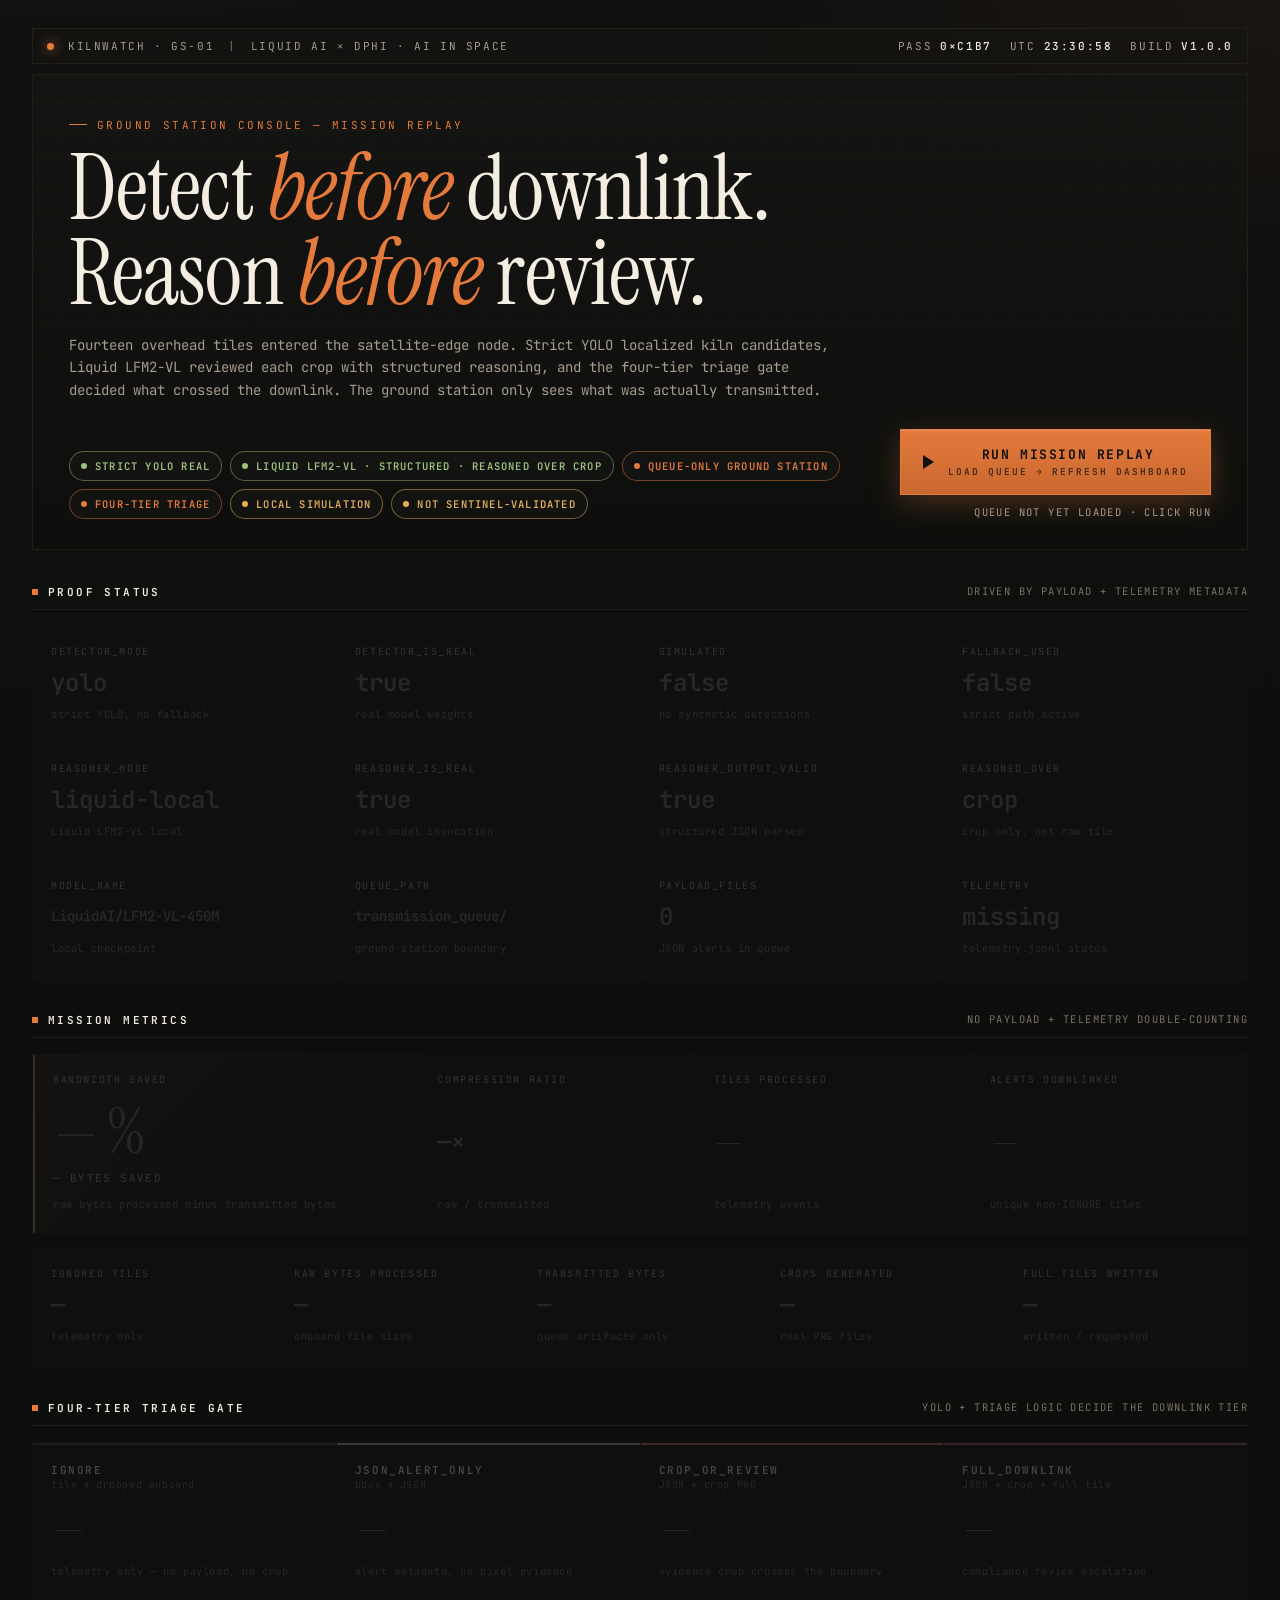
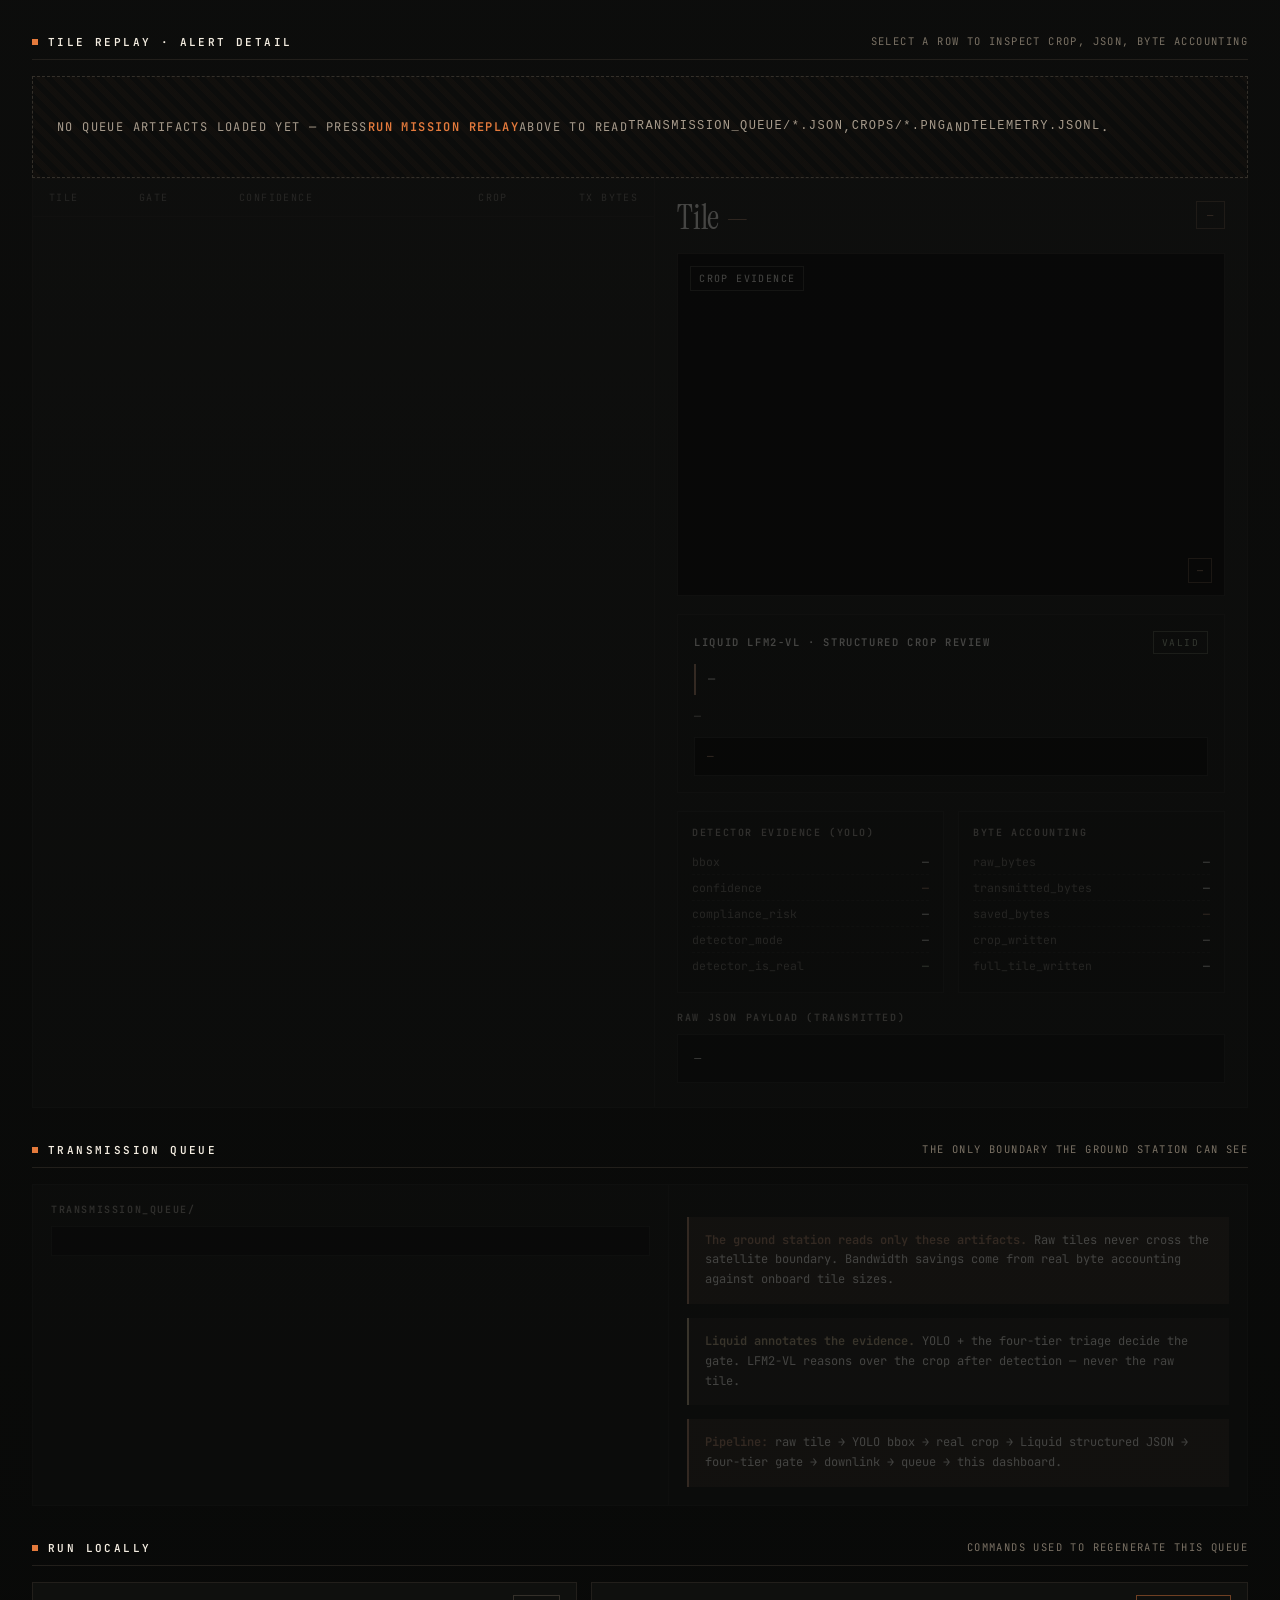
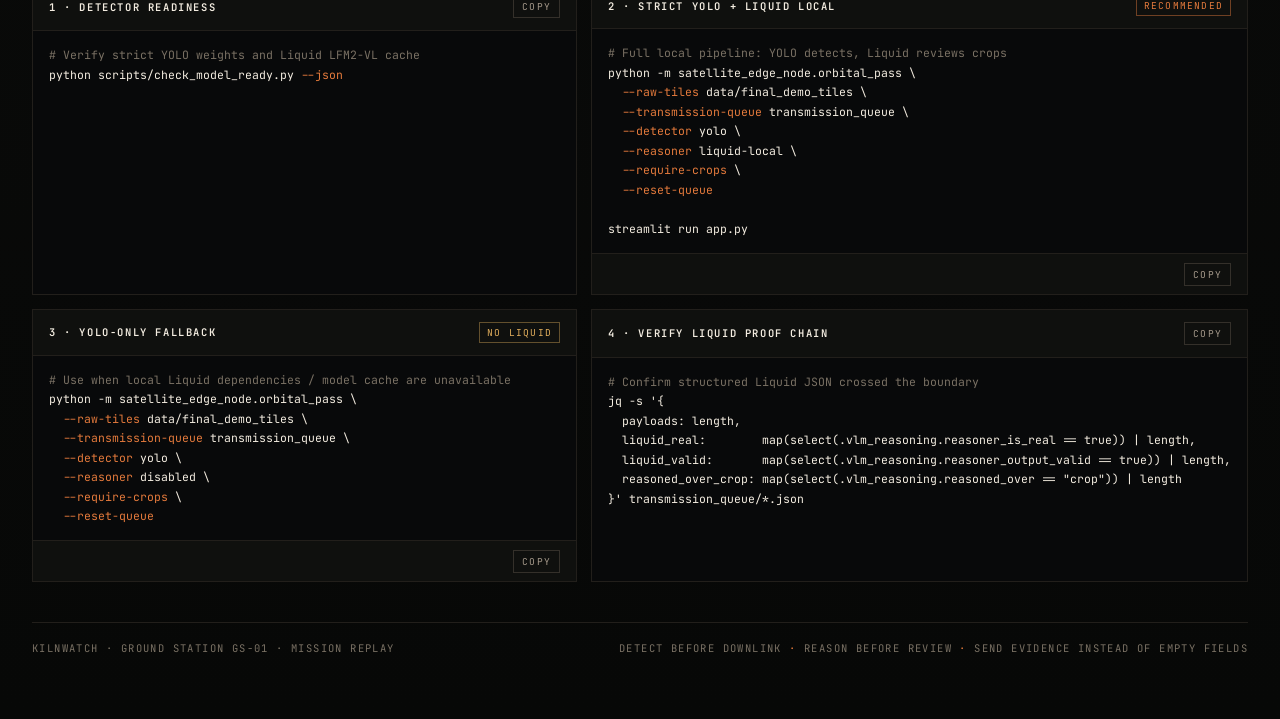
<file: readmeimages/demo brick klm/Mission Replay.html>
<!doctype html>
<html lang="en">
<head>
<meta charset="utf-8" />
<meta name="viewport" content="width=device-width,initial-scale=1" />
<title>KilnWatch — Mission Replay · GS-01</title>
<link rel="preconnect" href="https://fonts.googleapis.com">
<link rel="preconnect" href="https://fonts.gstatic.com" crossorigin>
<link href="https://fonts.googleapis.com/css2?family=Instrument+Serif:ital@0;1&family=JetBrains+Mono:wght@400;500;600;700&display=swap" rel="stylesheet">
<style>
  :root{
    --bg:#0c0d0c;
    --bg-2:#0a0b0a;
    --panel:#141513;
    --panel-2:#1b1c19;
    --panel-3:#0f100e;
    --text:#f4ede1;
    --muted:#a79b8c;
    --dim:#7a7164;
    --border:#34302a;
    --border-soft:#221f1b;
    --border-strong:#4a4238;
    --accent:#e47a3c;
    --accent-soft:rgba(228,122,60,.16);
    --accent-line:rgba(228,122,60,.45);
    --good:#9ec27f;
    --warn:#e2ae5c;
    --bad:#d26455;
    --mono:"JetBrains Mono", ui-monospace, SFMono-Regular, Menlo, Consolas, monospace;
    --serif:"Instrument Serif", "Iowan Old Style", Georgia, "Times New Roman", serif;
  }
  *{box-sizing:border-box}
  html,body{margin:0;padding:0}
  body{
    font-family:var(--mono);
    background:
      radial-gradient(1200px 600px at 8% -8%, rgba(228,122,60,.10), transparent 60%),
      radial-gradient(900px 500px at 100% 0%, rgba(228,122,60,.05), transparent 60%),
      linear-gradient(180deg,#10100f 0%, #070807 100%);
    color:var(--text);
    -webkit-font-smoothing:antialiased;
    text-rendering:optimizeLegibility;
    min-height:100vh;
  }
  ::selection{background:var(--accent);color:#0c0d0c}

  .shell{max-width:1400px;margin:0 auto;padding:28px 32px 64px}

  /* Top utility bar */
  .topbar{
    display:flex;align-items:center;justify-content:space-between;gap:16px;
    padding:10px 14px;border:1px solid var(--border-soft);
    background:rgba(20,20,18,.6);
    font-family:var(--mono);font-size:11px;letter-spacing:1.6px;text-transform:uppercase;
    color:var(--muted);
  }
  .topbar .left{display:flex;align-items:center;gap:14px}
  .topbar .dot{width:7px;height:7px;border-radius:99px;background:var(--accent);box-shadow:0 0 12px var(--accent)}
  .topbar .right{display:flex;align-items:center;gap:18px}
  .topbar .right span{display:inline-flex;align-items:center;gap:8px}
  .topbar .right b{color:var(--text);font-weight:500}

  /* Header */
  .hero{
    margin-top:10px;
    border:1px solid var(--border-soft);
    background:linear-gradient(180deg, rgba(20,20,18,.92), rgba(14,15,13,.92));
    padding:34px 36px 30px;
    position:relative;overflow:hidden;
  }
  .hero::before{
    content:"";position:absolute;inset:0;pointer-events:none;
    background:
      linear-gradient(transparent 95%, rgba(228,122,60,.07) 96%) 0 0/100% 28px,
      linear-gradient(90deg, transparent 95%, rgba(228,122,60,.04) 96%) 0 0/28px 100%;
    mask-image:linear-gradient(180deg, rgba(0,0,0,.7), transparent 70%);
  }
  .kicker{
    color:var(--accent);font-family:var(--mono);font-size:11px;
    letter-spacing:2.4px;text-transform:uppercase;margin-bottom:14px;
    display:inline-flex;align-items:center;gap:10px;
  }
  .kicker::before{content:"";width:18px;height:1px;background:var(--accent)}
  h1.title{
    margin:0;font-family:var(--serif);font-weight:400;
    font-size:clamp(48px,7vw,96px);line-height:.95;letter-spacing:-.01em;
    color:var(--text);
  }
  h1.title .accent{color:var(--accent);font-style:italic}
  .subtitle{
    max-width:760px;color:var(--muted);font-family:var(--mono);
    font-size:14px;line-height:1.6;margin:18px 0 0;
  }
  .hero-row{
    margin-top:28px;display:grid;grid-template-columns:1fr auto;gap:26px;align-items:end;
  }

  /* Status chips */
  .chip-row{display:flex;flex-wrap:wrap;gap:8px}
  .chip{
    display:inline-flex;align-items:center;gap:8px;
    padding:7px 11px;border:1px solid var(--border);
    background:rgba(255,255,255,.02);color:var(--text);
    font-family:var(--mono);font-size:10.5px;font-weight:600;
    letter-spacing:1.2px;text-transform:uppercase;border-radius:999px;
  }
  .chip::before{content:"";width:6px;height:6px;border-radius:99px;background:currentColor}
  .chip.good{color:var(--good);border-color:rgba(158,194,127,.45)}
  .chip.warn{color:var(--warn);border-color:rgba(226,174,92,.5)}
  .chip.bad{color:var(--bad);border-color:rgba(210,100,85,.5)}
  .chip.accent{color:var(--accent);border-color:var(--accent-line)}

  /* Big run button */
  .run{
    display:inline-flex;align-items:center;gap:14px;
    padding:16px 22px;border:1px solid var(--accent);
    background:linear-gradient(180deg, var(--accent) 0%, #c9682f 100%);
    color:#10100f;font-family:var(--mono);font-weight:700;
    font-size:13px;letter-spacing:1.6px;text-transform:uppercase;
    cursor:pointer;border-radius:0;position:relative;
    box-shadow:0 8px 30px rgba(228,122,60,.28), inset 0 1px 0 rgba(255,255,255,.18);
    transition:transform .15s ease, box-shadow .15s ease, filter .15s ease;
  }
  .run:hover{transform:translateY(-1px);box-shadow:0 12px 40px rgba(228,122,60,.4), inset 0 1px 0 rgba(255,255,255,.22)}
  .run:active{transform:translateY(0)}
  .run:disabled{filter:saturate(.4) brightness(.7);cursor:wait}
  .run .tri{
    width:0;height:0;border-style:solid;border-width:7px 0 7px 11px;
    border-color:transparent transparent transparent #10100f;
  }
  .run .sub{display:block;font-size:9.5px;letter-spacing:2px;opacity:.7;margin-top:2px}
  .run-meta{font-family:var(--mono);font-size:10.5px;letter-spacing:1.4px;text-transform:uppercase;color:var(--muted);margin-top:10px;text-align:right}
  .run-wrap{display:flex;flex-direction:column;align-items:flex-end;gap:0}

  /* Section heading */
  .section{margin-top:34px}
  .sec-head{
    display:flex;align-items:baseline;justify-content:space-between;gap:18px;
    border-bottom:1px solid var(--border-soft);padding-bottom:10px;margin-bottom:16px;
  }
  .sec-head h2{
    margin:0;font-family:var(--mono);font-size:11px;
    letter-spacing:2.4px;text-transform:uppercase;color:var(--text);font-weight:600;
    display:flex;align-items:center;gap:10px;
  }
  .sec-head h2::before{
    content:"";width:6px;height:6px;background:var(--accent);
    display:inline-block;
  }
  .sec-head .meta{color:var(--dim);font-family:var(--mono);font-size:10.5px;letter-spacing:1.4px;text-transform:uppercase}

  /* Card grids */
  .grid{display:grid;gap:1px;background:var(--border-soft);border:1px solid var(--border-soft)}
  .grid.cols-5{grid-template-columns:repeat(5,minmax(0,1fr))}
  .grid.cols-4{grid-template-columns:repeat(4,minmax(0,1fr))}
  .grid.cols-3{grid-template-columns:repeat(3,minmax(0,1fr))}
  .grid.cols-2{grid-template-columns:repeat(2,minmax(0,1fr))}
  .card{
    background:var(--panel);padding:18px 18px 20px;min-height:108px;
    display:flex;flex-direction:column;justify-content:space-between;gap:12px;
  }
  .card .label{
    font-family:var(--mono);font-size:10px;letter-spacing:1.6px;text-transform:uppercase;
    color:var(--muted);
  }
  .card .value{
    font-family:var(--mono);font-size:24px;font-weight:600;color:var(--text);
    line-height:1.05;overflow-wrap:anywhere;
  }
  .card .value.accent{color:var(--accent)}
  .card .value.good{color:var(--good)}
  .card .value.warn{color:var(--warn)}
  .card .value.bad{color:var(--bad)}
  .card .value.serif{font-family:var(--serif);font-weight:400;font-size:42px;letter-spacing:-.01em}
  .card .note{font-family:var(--mono);font-size:10.5px;color:var(--dim);letter-spacing:.6px;line-height:1.5}

  /* Hero metrics row */
  .metrics-hero{
    display:grid;grid-template-columns:1.4fr 1fr 1fr 1fr;gap:1px;
    background:var(--border-soft);border:1px solid var(--border-soft);
  }
  .metrics-hero .card{min-height:148px}
  .metrics-hero .card.feature{
    background:linear-gradient(135deg, rgba(228,122,60,.12), rgba(228,122,60,.02) 60%), var(--panel);
    border-left:2px solid var(--accent);
  }
  .metrics-hero .card.feature .value{color:var(--accent);font-family:var(--serif);font-size:64px;font-weight:400;letter-spacing:-.02em}
  .metrics-hero .card.feature .sub{
    font-family:var(--mono);font-size:11px;color:var(--muted);
    letter-spacing:1.4px;text-transform:uppercase;margin-top:6px;
  }

  /* Gate cards */
  .gate-card{position:relative;border-top:2px solid transparent}
  .gate-card.ignore{border-top-color:#5a5147}
  .gate-card.json{border-top-color:#9ec27f}
  .gate-card.crop{border-top-color:var(--accent)}
  .gate-card.full{border-top-color:#d26455}
  .gate-card .count{font-family:var(--serif);font-size:48px;line-height:1;font-weight:400;color:var(--text)}
  .gate-card.ignore .count{color:#8a7f70}
  .gate-card.json .count{color:var(--good)}
  .gate-card.crop .count{color:var(--accent)}
  .gate-card.full .count{color:var(--bad)}
  .gate-card .gate-name{font-family:var(--mono);font-size:11px;letter-spacing:1.6px;text-transform:uppercase;color:var(--text);font-weight:600}
  .gate-card .gate-flow{
    font-family:var(--mono);font-size:10px;color:var(--dim);
    letter-spacing:.6px;line-height:1.5;display:flex;align-items:center;gap:6px;flex-wrap:wrap;
  }
  .gate-card .arrow{color:var(--accent)}

  /* Replay split */
  .replay-split{
    display:grid;grid-template-columns:1.05fr 1fr;gap:1px;
    background:var(--border-soft);border:1px solid var(--border-soft);
  }
  .replay-split > *{background:var(--panel)}

  /* Tile table */
  .tile-table{padding:0;display:flex;flex-direction:column;min-height:560px}
  .tile-table-head{
    display:grid;grid-template-columns:90px 100px 1fr 80px 80px;
    padding:12px 16px;border-bottom:1px solid var(--border-soft);
    font-family:var(--mono);font-size:10px;letter-spacing:1.4px;
    text-transform:uppercase;color:var(--dim);
  }
  .tile-table-body{flex:1;overflow:auto;max-height:560px}
  .tile-row{
    display:grid;grid-template-columns:90px 100px 1fr 80px 80px;
    padding:14px 16px;border-bottom:1px solid var(--border-soft);
    cursor:pointer;align-items:center;
    font-family:var(--mono);font-size:12px;color:var(--text);
    transition:background .12s ease, border-color .12s ease;
  }
  .tile-row:hover{background:rgba(228,122,60,.04)}
  .tile-row.selected{
    background:linear-gradient(90deg, rgba(228,122,60,.16), rgba(228,122,60,.02));
    border-left:2px solid var(--accent);padding-left:14px;
  }
  .tile-row .tid{font-weight:600;color:var(--text)}
  .tile-row .gate{
    font-size:10px;letter-spacing:1.2px;text-transform:uppercase;font-weight:600;
    padding:3px 7px;border:1px solid var(--border);display:inline-block;width:fit-content;
  }
  .tile-row .gate.ignore{color:var(--dim);border-color:var(--border)}
  .tile-row .gate.json{color:var(--good);border-color:rgba(158,194,127,.4)}
  .tile-row .gate.crop{color:var(--accent);border-color:var(--accent-line)}
  .tile-row .gate.full{color:var(--bad);border-color:rgba(210,100,85,.45)}
  .tile-row .conf{color:var(--text);font-variant-numeric:tabular-nums}
  .tile-row .conf.low{color:var(--dim)}
  .tile-row .bytes{color:var(--muted);text-align:right;font-variant-numeric:tabular-nums}
  .conf-bar{
    height:3px;background:rgba(255,255,255,.06);margin-top:5px;position:relative;
  }
  .conf-bar > i{position:absolute;left:0;top:0;bottom:0;background:var(--accent);display:block}

  /* Alert detail panel */
  .detail{padding:22px 22px 24px;display:flex;flex-direction:column;gap:18px;min-height:560px}
  .detail-head{display:flex;align-items:flex-start;justify-content:space-between;gap:14px;flex-wrap:wrap}
  .detail-head .id{
    font-family:var(--serif);font-size:34px;line-height:1;color:var(--text);font-weight:400;letter-spacing:-.01em;
  }
  .detail-head .id .accent{color:var(--accent);font-style:italic}
  .detail-head .gate-tag{
    font-family:var(--mono);font-size:10.5px;letter-spacing:1.4px;text-transform:uppercase;
    padding:6px 10px;border:1px solid var(--accent-line);color:var(--accent);
  }
  .crop-evidence{
    border:1px solid var(--border-soft);background:#000;
    aspect-ratio:16/10;position:relative;overflow:hidden;
  }
  .crop-evidence .label-tag{
    position:absolute;top:12px;left:12px;z-index:2;
    font-family:var(--mono);font-size:10px;letter-spacing:1.4px;text-transform:uppercase;
    background:rgba(0,0,0,.7);padding:5px 8px;color:var(--text);
    border:1px solid var(--border);
  }
  .crop-evidence .scale{
    position:absolute;bottom:12px;right:12px;z-index:2;
    font-family:var(--mono);font-size:10px;color:var(--accent);
    background:rgba(0,0,0,.7);padding:5px 8px;border:1px solid var(--accent-line);
  }
  .crop-evidence svg{width:100%;height:100%;display:block}

  .detail-grid{display:grid;grid-template-columns:1fr 1fr;gap:14px}
  .kv{
    border:1px solid var(--border-soft);background:var(--panel-3);padding:14px;
  }
  .kv h4{
    margin:0 0 10px;font-family:var(--mono);font-size:10px;letter-spacing:1.6px;
    text-transform:uppercase;color:var(--muted);font-weight:600;
  }
  .kv .row{
    display:flex;justify-content:space-between;gap:10px;padding:5px 0;
    font-family:var(--mono);font-size:11.5px;border-bottom:1px dashed var(--border-soft);
  }
  .kv .row:last-child{border-bottom:0}
  .kv .row .k{color:var(--dim)}
  .kv .row .v{color:var(--text);text-align:right;overflow-wrap:anywhere}
  .kv .row .v.accent{color:var(--accent)}
  .kv .row .v.good{color:var(--good)}
  .kv .row .v.warn{color:var(--warn)}

  .liquid-card{
    border:1px solid var(--border-soft);background:var(--panel-3);padding:16px;
  }
  .liquid-card .head{
    display:flex;align-items:center;justify-content:space-between;margin-bottom:10px;
  }
  .liquid-card h4{
    margin:0;font-family:var(--mono);font-size:10.5px;letter-spacing:1.6px;
    text-transform:uppercase;color:var(--text);font-weight:600;
  }
  .liquid-card .verdict{
    font-family:var(--mono);font-size:9.5px;letter-spacing:1.4px;text-transform:uppercase;
    padding:4px 8px;border:1px solid rgba(158,194,127,.4);color:var(--good);
  }
  .liquid-card .verdict.warn{color:var(--warn);border-color:rgba(226,174,92,.4)}
  .liquid-card .verdict.bad{color:var(--bad);border-color:rgba(210,100,85,.4)}
  .liquid-card .summary{
    font-family:var(--mono);font-size:12px;line-height:1.6;color:var(--text);
    border-left:2px solid var(--accent);padding:6px 0 6px 12px;margin:8px 0 12px;
  }
  .liquid-card .reasoning{
    font-family:var(--mono);font-size:11.5px;line-height:1.6;color:var(--muted);margin:0 0 12px;
  }
  .liquid-card pre.raw{
    margin:0;padding:10px 12px;background:#000;border:1px solid var(--border-soft);
    font-family:var(--mono);font-size:11px;color:var(--accent);
    white-space:pre-wrap;overflow-wrap:anywhere;line-height:1.55;
  }

  /* JSON viewer */
  .json-viewer{
    border:1px solid var(--border-soft);background:#08090a;padding:0;
    font-family:var(--mono);font-size:11.5px;line-height:1.6;
    max-height:380px;overflow:auto;
  }
  .json-viewer pre{margin:0;padding:14px 16px;color:var(--text);white-space:pre}
  .json-viewer .k{color:var(--accent)}
  .json-viewer .s{color:#a8c98a}
  .json-viewer .n{color:#e2c47a}
  .json-viewer .b{color:#c98ac9}
  .json-viewer .nl{color:var(--dim)}

  /* Queue tree */
  .queue{
    display:grid;grid-template-columns:1.1fr 1fr;gap:1px;
    background:var(--border-soft);border:1px solid var(--border-soft);
  }
  .queue > *{background:var(--panel);padding:18px}
  .tree{
    font-family:var(--mono);font-size:12px;line-height:1.85;color:var(--text);
    background:#08090a;border:1px solid var(--border-soft);padding:14px 16px;
    white-space:pre;overflow:auto;
  }
  .tree .dir{color:var(--accent)}
  .tree .file{color:var(--text)}
  .tree .dim{color:var(--dim)}
  .tree .new{color:var(--good)}
  .callout{
    border-left:2px solid var(--accent);background:var(--accent-soft);
    padding:14px 16px;font-family:var(--mono);font-size:12px;line-height:1.65;color:var(--text);
    margin-top:14px;
  }
  .callout strong{color:var(--accent);font-weight:600}
  .callout.warn{border-left-color:var(--warn);background:rgba(226,174,92,.08)}
  .callout.warn strong{color:var(--warn)}

  /* Run locally */
  .commands{display:grid;grid-template-columns:1fr 1fr;gap:14px}
  .cmd-card{border:1px solid var(--border-soft);background:var(--panel-3);padding:0;display:flex;flex-direction:column}
  .cmd-card .cmd-head{
    padding:12px 16px;border-bottom:1px solid var(--border-soft);
    display:flex;align-items:center;justify-content:space-between;gap:10px;
  }
  .cmd-card .cmd-head h4{
    margin:0;font-family:var(--mono);font-size:10.5px;letter-spacing:1.6px;
    text-transform:uppercase;color:var(--text);font-weight:600;
  }
  .cmd-card .badge{
    font-family:var(--mono);font-size:9.5px;letter-spacing:1.2px;
    text-transform:uppercase;padding:3px 7px;border:1px solid var(--accent-line);
    color:var(--accent);
  }
  .cmd-card .badge.warn{color:var(--warn);border-color:rgba(226,174,92,.4)}
  .cmd-card pre{
    margin:0;padding:14px 16px;background:#08090a;flex:1;
    font-family:var(--mono);font-size:11.5px;line-height:1.7;color:var(--text);
    white-space:pre;overflow:auto;
  }
  .cmd-card pre .c{color:var(--dim)}
  .cmd-card pre .a{color:var(--accent)}
  .copy-btn{
    background:transparent;border:1px solid var(--border);color:var(--muted);
    font-family:var(--mono);font-size:9.5px;letter-spacing:1.2px;text-transform:uppercase;
    padding:4px 8px;cursor:pointer;
  }
  .copy-btn:hover{color:var(--accent);border-color:var(--accent-line)}
  .copy-btn.copied{color:var(--good);border-color:rgba(158,194,127,.4)}

  /* Honesty panel */
  .honesty{
    border:1px solid var(--border-soft);background:var(--panel);padding:22px 24px;
    display:grid;grid-template-columns:1fr 1fr;gap:24px;
  }
  .honesty h3{
    margin:0 0 12px;font-family:var(--mono);font-size:10.5px;letter-spacing:1.6px;
    text-transform:uppercase;color:var(--text);font-weight:600;
    display:flex;align-items:center;gap:10px;
  }
  .honesty h3 .dot{width:6px;height:6px;background:var(--accent)}
  .honesty ul{margin:0;padding:0;list-style:none}
  .honesty li{
    font-family:var(--mono);font-size:12px;line-height:1.65;color:var(--muted);
    padding:6px 0 6px 18px;position:relative;
  }
  .honesty li::before{
    content:"";position:absolute;left:0;top:14px;width:8px;height:1px;background:var(--accent);
  }
  .honesty li b{color:var(--text);font-weight:500}

  /* Footer */
  .foot{
    margin-top:40px;border-top:1px solid var(--border-soft);padding-top:18px;
    display:flex;justify-content:space-between;gap:20px;flex-wrap:wrap;
    font-family:var(--mono);font-size:10.5px;letter-spacing:1.4px;text-transform:uppercase;color:var(--dim);
  }
  .foot .accent{color:var(--accent)}

  /* Pre-run state */
  .empty-veil{
    position:relative;
    border:1px dashed var(--border);
    background:repeating-linear-gradient(45deg, rgba(228,122,60,.025), rgba(228,122,60,.025) 6px, transparent 6px, transparent 12px);
    padding:42px 24px;
    text-align:center;
    font-family:var(--mono);font-size:12px;letter-spacing:1.4px;text-transform:uppercase;
    color:var(--muted);
  }
  .empty-veil b{color:var(--accent);font-weight:600}

  /* Loaded reveal */
  [data-loaded="false"] .needs-load{
    opacity:.25;filter:grayscale(.6);pointer-events:none;
  }
  [data-loaded="false"] .needs-load .value,
  [data-loaded="false"] .needs-load .count,
  [data-loaded="false"] .needs-load .number{color:var(--dim) !important}
  [data-loaded="false"] .pre-run-only{display:flex !important}
  [data-loaded="true"]  .pre-run-only{display:none !important}

  .pre-run-only{display:none}

  /* Loading bar */
  .progress{
    position:fixed;top:0;left:0;right:0;height:2px;background:transparent;z-index:99;
    pointer-events:none;
  }
  .progress > i{
    display:block;height:100%;width:0%;background:var(--accent);
    box-shadow:0 0 12px var(--accent);
    transition:width .25s ease;
  }

  /* Anim */
  @keyframes pulse{0%,100%{opacity:.6}50%{opacity:1}}
  .pulse{animation:pulse 1.4s ease-in-out infinite}

  @keyframes fadein{from{opacity:0;transform:translateY(4px)}to{opacity:1;transform:none}}
  .fade-in{animation:fadein .4s ease both}

  /* Responsive */
  @media (max-width:1100px){
    .grid.cols-5{grid-template-columns:repeat(3,1fr)}
    .grid.cols-4{grid-template-columns:repeat(2,1fr)}
    .metrics-hero{grid-template-columns:1fr 1fr}
    .replay-split,.queue,.commands,.honesty{grid-template-columns:1fr}
    .hero-row{grid-template-columns:1fr}
    .run-wrap{align-items:flex-start}
    .run-meta{text-align:left}
  }
  @media (max-width:640px){
    .shell{padding:18px 14px 40px}
    .grid.cols-5,.grid.cols-4,.grid.cols-3{grid-template-columns:1fr}
    .detail-grid{grid-template-columns:1fr}
    .tile-table-head,.tile-row{grid-template-columns:80px 90px 1fr 70px}
    .tile-table-head .col-bytes,.tile-row .bytes{display:none}
  }
</style>
</head>
<body data-loaded="false">

<div class="progress" aria-hidden="true"><i id="progressBar"></i></div>

<div class="shell">

  <!-- TOPBAR -->
  <div class="topbar">
    <div class="left">
      <span class="dot pulse"></span>
      <span>KILNWATCH · GS-01</span>
      <span style="color:var(--dim)">|</span>
      <span>Liquid AI × DPhi · AI in Space</span>
    </div>
    <div class="right">
      <span>Pass <b id="passId">0×0000</b></span>
      <span>UTC <b id="clock">--:--:--</b></span>
      <span>Build <b>v1.0.0</b></span>
    </div>
  </div>

  <!-- HERO -->
  <header class="hero">
    <div class="kicker">Ground Station Console — Mission Replay</div>
    <h1 class="title">Detect <span class="accent">before</span> downlink.<br/>Reason <span class="accent">before</span> review.</h1>
    <p class="subtitle">
      Fourteen overhead tiles entered the satellite-edge node. Strict YOLO localized kiln candidates,
      Liquid LFM2-VL reviewed each crop with structured reasoning, and the four-tier triage gate
      decided what crossed the downlink. The ground station only sees what was actually transmitted.
    </p>

    <div class="hero-row">
      <div class="chip-row" id="chipRow">
        <span class="chip good">STRICT YOLO REAL</span>
        <span class="chip good">LIQUID LFM2-VL · STRUCTURED · REASONED OVER CROP</span>
        <span class="chip accent">QUEUE-ONLY GROUND STATION</span>
        <span class="chip accent">FOUR-TIER TRIAGE</span>
        <span class="chip warn">LOCAL SIMULATION</span>
        <span class="chip warn">NOT SENTINEL-VALIDATED</span>
      </div>
      <div class="run-wrap">
        <button class="run" id="runBtn" type="button">
          <span class="tri" aria-hidden="true"></span>
          <span>Run Mission Replay
            <span class="sub">load queue → refresh dashboard</span>
          </span>
        </button>
        <div class="run-meta" id="runMeta">QUEUE NOT YET LOADED · CLICK RUN</div>
      </div>
    </div>
  </header>

  <!-- PROOF STATUS -->
  <section class="section">
    <div class="sec-head">
      <h2>Proof Status</h2>
      <span class="meta">driven by payload + telemetry metadata</span>
    </div>
    <div class="grid cols-4 needs-load">
      <div class="card"><div class="label">detector_mode</div><div class="value" id="ps-detector_mode">yolo</div><div class="note">strict YOLO, no fallback</div></div>
      <div class="card"><div class="label">detector_is_real</div><div class="value good" id="ps-detector_is_real">true</div><div class="note">real model weights</div></div>
      <div class="card"><div class="label">simulated</div><div class="value" id="ps-simulated">false</div><div class="note">no synthetic detections</div></div>
      <div class="card"><div class="label">fallback_used</div><div class="value" id="ps-fallback_used">false</div><div class="note">strict path active</div></div>
      <div class="card"><div class="label">reasoner_mode</div><div class="value accent" id="ps-reasoner_mode">liquid-local</div><div class="note">Liquid LFM2-VL local</div></div>
      <div class="card"><div class="label">reasoner_is_real</div><div class="value good" id="ps-reasoner_is_real">true</div><div class="note">real model invocation</div></div>
      <div class="card"><div class="label">reasoner_output_valid</div><div class="value good" id="ps-reasoner_output_valid">true</div><div class="note">structured JSON parsed</div></div>
      <div class="card"><div class="label">reasoned_over</div><div class="value accent" id="ps-reasoned_over">crop</div><div class="note">crop only, not raw tile</div></div>
      <div class="card"><div class="label">model_name</div><div class="value" id="ps-model_name" style="font-size:14px">LiquidAI/LFM2-VL-450M</div><div class="note">local checkpoint</div></div>
      <div class="card"><div class="label">queue_path</div><div class="value" id="ps-queue_path" style="font-size:14px">transmission_queue/</div><div class="note">ground-station boundary</div></div>
      <div class="card"><div class="label">payload_files</div><div class="value" id="ps-payload_files">0</div><div class="note">JSON alerts in queue</div></div>
      <div class="card"><div class="label">telemetry</div><div class="value" id="ps-telemetry">missing</div><div class="note">telemetry.jsonl status</div></div>
    </div>
  </section>

  <!-- MISSION METRICS -->
  <section class="section">
    <div class="sec-head">
      <h2>Mission Metrics</h2>
      <span class="meta">no payload + telemetry double-counting</span>
    </div>
    <div class="metrics-hero needs-load">
      <div class="card feature">
        <div class="label">Bandwidth saved</div>
        <div>
          <div class="value" id="m-saved-pct">— %</div>
          <div class="sub" id="m-saved-bytes">— bytes saved</div>
        </div>
        <div class="note">raw bytes processed minus transmitted bytes</div>
      </div>
      <div class="card">
        <div class="label">Compression ratio</div>
        <div class="value accent" id="m-ratio">—×</div>
        <div class="note">raw / transmitted</div>
      </div>
      <div class="card">
        <div class="label">Tiles processed</div>
        <div class="value serif" id="m-tiles">—</div>
        <div class="note">telemetry events</div>
      </div>
      <div class="card">
        <div class="label">Alerts downlinked</div>
        <div class="value serif" id="m-alerts">—</div>
        <div class="note">unique non-IGNORE tiles</div>
      </div>
    </div>

    <div class="grid cols-5 needs-load" style="margin-top:14px">
      <div class="card"><div class="label">Ignored tiles</div><div class="value" id="m-ignored">—</div><div class="note">telemetry only</div></div>
      <div class="card"><div class="label">Raw bytes processed</div><div class="value" id="m-raw">—</div><div class="note">onboard file sizes</div></div>
      <div class="card"><div class="label">Transmitted bytes</div><div class="value" id="m-tx">—</div><div class="note">queue artifacts only</div></div>
      <div class="card"><div class="label">Crops generated</div><div class="value" id="m-crops">—</div><div class="note">real PNG files</div></div>
      <div class="card"><div class="label">Full tiles written</div><div class="value" id="m-full">—</div><div class="note">written / requested</div></div>
    </div>
  </section>

  <!-- FOUR-TIER GATE -->
  <section class="section">
    <div class="sec-head">
      <h2>Four-Tier Triage Gate</h2>
      <span class="meta">YOLO + triage logic decide the downlink tier</span>
    </div>
    <div class="grid cols-4 needs-load">
      <div class="card gate-card ignore">
        <div>
          <div class="gate-name">IGNORE</div>
          <div class="gate-flow">tile <span class="arrow">→</span> dropped onboard</div>
        </div>
        <div class="count" id="g-ignore">—</div>
        <div class="note">telemetry only — no payload, no crop</div>
      </div>
      <div class="card gate-card json">
        <div>
          <div class="gate-name">JSON_ALERT_ONLY</div>
          <div class="gate-flow">bbox <span class="arrow">→</span> JSON</div>
        </div>
        <div class="count" id="g-json">—</div>
        <div class="note">alert metadata, no pixel evidence</div>
      </div>
      <div class="card gate-card crop">
        <div>
          <div class="gate-name">CROP_OR_REVIEW</div>
          <div class="gate-flow">JSON <span class="arrow">+</span> crop PNG</div>
        </div>
        <div class="count" id="g-crop">—</div>
        <div class="note">evidence crop crosses the boundary</div>
      </div>
      <div class="card gate-card full">
        <div>
          <div class="gate-name">FULL_DOWNLINK</div>
          <div class="gate-flow">JSON <span class="arrow">+</span> crop <span class="arrow">+</span> full tile</div>
        </div>
        <div class="count" id="g-full">—</div>
        <div class="note">compliance review escalation</div>
      </div>
    </div>
  </section>

  <!-- TILE REPLAY + ALERT DETAIL -->
  <section class="section">
    <div class="sec-head">
      <h2>Tile Replay · Alert Detail</h2>
      <span class="meta">select a row to inspect crop, JSON, byte accounting</span>
    </div>

    <div class="pre-run-only empty-veil">
      No queue artifacts loaded yet — press <b>Run Mission Replay</b> above to read
      <code>transmission_queue/*.json</code>, <code>crops/*.png</code> and <code>telemetry.jsonl</code>.
    </div>

    <div class="replay-split needs-load">
      <div class="tile-table">
        <div class="tile-table-head">
          <span>Tile</span><span>Gate</span><span>Confidence</span><span>Crop</span><span class="col-bytes" style="text-align:right">Tx bytes</span>
        </div>
        <div class="tile-table-body" id="tileBody"></div>
      </div>

      <div class="detail" id="detail">
        <div class="detail-head">
          <div class="id">Tile <span class="accent" id="d-id">—</span></div>
          <div class="gate-tag" id="d-gate">—</div>
        </div>

        <div class="crop-evidence" id="cropEvidence">
          <span class="label-tag" id="d-crop-label">crop evidence</span>
          <span class="scale" id="d-crop-meta">—</span>
          <svg id="cropSvg" viewBox="0 0 400 250" preserveAspectRatio="xMidYMid slice"></svg>
        </div>

        <div class="liquid-card">
          <div class="head">
            <h4>Liquid LFM2-VL · Structured Crop Review</h4>
            <span class="verdict" id="d-verdict">VALID</span>
          </div>
          <div class="summary" id="d-summary">—</div>
          <div class="reasoning" id="d-reasoning">—</div>
          <pre class="raw" id="d-raw">—</pre>
        </div>

        <div class="detail-grid">
          <div class="kv">
            <h4>Detector evidence (YOLO)</h4>
            <div class="row"><span class="k">bbox</span><span class="v" id="d-bbox">—</span></div>
            <div class="row"><span class="k">confidence</span><span class="v accent" id="d-conf">—</span></div>
            <div class="row"><span class="k">compliance_risk</span><span class="v" id="d-risk">—</span></div>
            <div class="row"><span class="k">detector_mode</span><span class="v" id="d-dmode">—</span></div>
            <div class="row"><span class="k">detector_is_real</span><span class="v good" id="d-dreal">—</span></div>
          </div>
          <div class="kv">
            <h4>Byte accounting</h4>
            <div class="row"><span class="k">raw_bytes</span><span class="v" id="d-raw-b">—</span></div>
            <div class="row"><span class="k">transmitted_bytes</span><span class="v" id="d-tx-b">—</span></div>
            <div class="row"><span class="k">saved_bytes</span><span class="v accent" id="d-saved-b">—</span></div>
            <div class="row"><span class="k">crop_written</span><span class="v" id="d-crop-w">—</span></div>
            <div class="row"><span class="k">full_tile_written</span><span class="v" id="d-full-w">—</span></div>
          </div>
        </div>

        <div>
          <h4 style="margin:0 0 10px;font-family:var(--mono);font-size:10px;letter-spacing:1.6px;text-transform:uppercase;color:var(--muted);font-weight:600">Raw JSON payload (transmitted)</h4>
          <div class="json-viewer"><pre id="d-json">—</pre></div>
        </div>
      </div>
    </div>
  </section>

  <!-- TRANSMISSION QUEUE -->
  <section class="section">
    <div class="sec-head">
      <h2>Transmission Queue</h2>
      <span class="meta">the only boundary the ground station can see</span>
    </div>
    <div class="queue needs-load">
      <div>
        <h4 style="margin:0 0 10px;font-family:var(--mono);font-size:10px;letter-spacing:1.6px;text-transform:uppercase;color:var(--muted);font-weight:600">transmission_queue/</h4>
        <div class="tree" id="treeView"></div>
      </div>
      <div>
        <div class="callout">
          <strong>The ground station reads only these artifacts.</strong>
          Raw tiles never cross the satellite boundary. Bandwidth savings come from real byte
          accounting against onboard tile sizes.
        </div>
        <div class="callout warn">
          <strong>Liquid annotates the evidence.</strong> YOLO + the four-tier triage decide the
          gate. LFM2-VL reasons over the crop after detection — never the raw tile.
        </div>
        <div class="callout">
          <strong>Pipeline:</strong> raw tile → YOLO bbox → real crop → Liquid structured JSON →
          four-tier gate → downlink → queue → this dashboard.
        </div>
      </div>
    </div>
  </section>

  <!-- RUN LOCALLY -->
  <section class="section">
    <div class="sec-head">
      <h2>Run Locally</h2>
      <span class="meta">commands used to regenerate this queue</span>
    </div>
    <div class="commands">
      <div class="cmd-card">
        <div class="cmd-head">
          <h4>1 · Detector readiness</h4>
          <button class="copy-btn" data-copy="cmd1">copy</button>
        </div>
<pre id="cmd1"><span class="c"># Verify strict YOLO weights and Liquid LFM2-VL cache</span>
python scripts/check_model_ready.py <span class="a">--json</span></pre>
      </div>

      <div class="cmd-card">
        <div class="cmd-head">
          <h4>2 · Strict YOLO + Liquid local</h4>
          <span class="badge">recommended</span>
        </div>
<pre id="cmd2"><span class="c"># Full local pipeline: YOLO detects, Liquid reviews crops</span>
python -m satellite_edge_node.orbital_pass \
  <span class="a">--raw-tiles</span> data/final_demo_tiles \
  <span class="a">--transmission-queue</span> transmission_queue \
  <span class="a">--detector</span> yolo \
  <span class="a">--reasoner</span> liquid-local \
  <span class="a">--require-crops</span> \
  <span class="a">--reset-queue</span>

streamlit run app.py</pre>
        <div style="padding:8px 16px;border-top:1px solid var(--border-soft);text-align:right">
          <button class="copy-btn" data-copy="cmd2">copy</button>
        </div>
      </div>

      <div class="cmd-card">
        <div class="cmd-head">
          <h4>3 · YOLO-only fallback</h4>
          <span class="badge warn">no Liquid</span>
        </div>
<pre id="cmd3"><span class="c"># Use when local Liquid dependencies / model cache are unavailable</span>
python -m satellite_edge_node.orbital_pass \
  <span class="a">--raw-tiles</span> data/final_demo_tiles \
  <span class="a">--transmission-queue</span> transmission_queue \
  <span class="a">--detector</span> yolo \
  <span class="a">--reasoner</span> disabled \
  <span class="a">--require-crops</span> \
  <span class="a">--reset-queue</span></pre>
        <div style="padding:8px 16px;border-top:1px solid var(--border-soft);text-align:right">
          <button class="copy-btn" data-copy="cmd3">copy</button>
        </div>
      </div>

      <div class="cmd-card">
        <div class="cmd-head">
          <h4>4 · Verify Liquid proof chain</h4>
          <button class="copy-btn" data-copy="cmd4">copy</button>
        </div>
<pre id="cmd4"><span class="c"># Confirm structured Liquid JSON crossed the boundary</span>
jq -s '{
  payloads: length,
  liquid_real:        map(select(.vlm_reasoning.reasoner_is_real == true)) | length,
  liquid_valid:       map(select(.vlm_reasoning.reasoner_output_valid == true)) | length,
  reasoned_over_crop: map(select(.vlm_reasoning.reasoned_over == "crop")) | length
}' transmission_queue/*.json</pre>
      </div>
    </div>
  </section>

  <div class="foot">
    <span>KILNWATCH · GROUND STATION GS-01 · MISSION REPLAY</span>
    <span>DETECT BEFORE DOWNLINK <span class="accent">·</span> REASON BEFORE REVIEW <span class="accent">·</span> SEND EVIDENCE INSTEAD OF EMPTY FIELDS</span>
  </div>

</div>

<script>
// Mock transmission_queue artifacts - shaped exactly like app.py expects
// (payloads from transmission_queue/*.json + telemetry from telemetry.jsonl)

window.QUEUE_DATA = {
  status: {
    detector_label: "STRICT YOLO REAL",
    truth_fields: {
      detector_mode: "yolo",
      detector_is_real: true,
      simulated: false,
      fallback_used: false,
      vlm_reasoning: {
        reasoner_mode: "liquid-local",
        reasoner_is_real: true,
        reasoner_output_valid: true,
        model_name: "LiquidAI/LFM2-VL-450M",
        reasoned_over: "crop",
        crop_path_used: "transmission_queue/crops/T-2034.png"
      }
    }
  },
  statuses: ["liquid-real"],
  artifacts: {
    queue_dir: "transmission_queue/",
    payload_files: [
      "T-2031.json","T-2034.json","T-2037.json","T-2042.json","T-2049.json"
    ],
    crop_files: [
      "T-2031.png","T-2034.png","T-2037.png","T-2042.png","T-2049.png"
    ],
    full_tile_files: ["T-2049_full.png"],
    telemetry_files: ["telemetry.jsonl"]
  },
  metrics: {
    tiles_processed: 14,
    raw_bytes_processed: 84_410_368,   // ~80.5 MB
    downlinked_bytes: 1_843_400,       // ~1.76 MB
    bytes_saved: 82_566_968,
    bandwidth_saved_percent: 97.8,
    compression_ratio: 45.79
  },
  counts: {
    detections: 5,
    ignored_tiles: 9,
    crops_generated: 5,
    full_tiles_generated: 1,
    full_downlinks: 1
  },
  gates: {
    IGNORE: 9,
    JSON_ALERT_ONLY: 1,
    CROP_OR_REVIEW: 3,
    FULL_DOWNLINK: 1
  },

  rows: [
    // 5 alerts first, then 9 ignores
    {
      tile_id: "T-2031", triage_decision: "JSON_ALERT_ONLY", transmission_action: "json",
      confidence: 0.4128, compliance_risk: "low",
      detector_mode: "yolo", detector_is_real: true,
      reasoner_status: "Liquid emitted valid structured crop reasoning.",
      reasoner_output_valid: true,
      raw_bytes: 6_029_312, transmitted_bytes: 1_842,
      crop_written: false, full_tile_written: false,
      crop_path: null,
      bbox: [412, 388, 478, 451],
      payload: {
        tile_id: "T-2031", capture_ts: "2026-05-09T03:18:42Z",
        triage_decision: "JSON_ALERT_ONLY", transmission_action: "json",
        confidence: 0.4128, compliance_risk: "low",
        bbox: [412, 388, 478, 451], detector_mode: "yolo", detector_is_real: true,
        vlm_reasoning: {
          reasoner_mode: "liquid-local", reasoner_is_real: true,
          reasoner_output_valid: true, model_name: "LiquidAI/LFM2-VL-450M",
          reasoned_over: "crop", crop_path_used: "transmission_queue/crops/T-2031.png",
          visual_summary: "Faint rectangular thermal signature; possible kiln stack but image quality is insufficient to confirm.",
          risk_reasoning: "Low confidence detection, no plume visible, no clustered structures.",
          raw_output_excerpt: "{\"verdict\":\"low_confidence\",\"plume\":false,\"chimneys\":1,\"caveat\":\"image quality is insufficient to confirm\"}"
        }
      }
    },
    {
      tile_id: "T-2034", triage_decision: "CROP_OR_REVIEW", transmission_action: "json+crop",
      confidence: 0.7841, compliance_risk: "medium",
      detector_mode: "yolo", detector_is_real: true,
      reasoner_status: "Liquid emitted valid structured crop reasoning.",
      reasoner_output_valid: true,
      raw_bytes: 6_029_312, transmitted_bytes: 124_388,
      crop_written: true, full_tile_written: false,
      crop_path: "transmission_queue/crops/T-2034.png",
      bbox: [128, 244, 311, 402],
      payload: {
        tile_id: "T-2034", capture_ts: "2026-05-09T03:19:11Z",
        triage_decision: "CROP_OR_REVIEW", transmission_action: "json+crop",
        confidence: 0.7841, compliance_risk: "medium",
        bbox: [128, 244, 311, 402], detector_mode: "yolo", detector_is_real: true,
        vlm_reasoning: {
          reasoner_mode: "liquid-local", reasoner_is_real: true,
          reasoner_output_valid: true, model_name: "LiquidAI/LFM2-VL-450M",
          reasoned_over: "crop", crop_path_used: "transmission_queue/crops/T-2034.png",
          visual_summary: "Rectangular kiln ovens with two tall chimneys; faint plume drift north-east.",
          risk_reasoning: "Visible chimneys and clustered firing structures consistent with active brick kiln.",
          raw_output_excerpt: "{\"verdict\":\"likely_kiln\",\"plume\":true,\"chimneys\":2,\"clustered\":true}"
        }
      }
    },
    {
      tile_id: "T-2037", triage_decision: "CROP_OR_REVIEW", transmission_action: "json+crop",
      confidence: 0.6629, compliance_risk: "medium",
      detector_mode: "yolo", detector_is_real: true,
      reasoner_status: "Liquid emitted valid structured crop reasoning.",
      reasoner_output_valid: true,
      raw_bytes: 6_029_312, transmitted_bytes: 96_104,
      crop_written: true, full_tile_written: false,
      crop_path: "transmission_queue/crops/T-2037.png",
      bbox: [502, 121, 638, 244],
      payload: {
        tile_id: "T-2037", capture_ts: "2026-05-09T03:19:48Z",
        triage_decision: "CROP_OR_REVIEW", transmission_action: "json+crop",
        confidence: 0.6629, compliance_risk: "medium",
        bbox: [502, 121, 638, 244], detector_mode: "yolo", detector_is_real: true,
        vlm_reasoning: {
          reasoner_mode: "liquid-local", reasoner_is_real: true,
          reasoner_output_valid: true, model_name: "LiquidAI/LFM2-VL-450M",
          reasoned_over: "crop", crop_path_used: "transmission_queue/crops/T-2037.png",
          visual_summary: "Single chimney over rectangular firing chamber; surface staining suggests recent fire.",
          risk_reasoning: "One chimney plus firing chamber consistent with small kiln; no plume currently visible.",
          raw_output_excerpt: "{\"verdict\":\"possible_kiln\",\"plume\":false,\"chimneys\":1,\"clustered\":false}"
        }
      }
    },
    {
      tile_id: "T-2042", triage_decision: "CROP_OR_REVIEW", transmission_action: "json+crop",
      confidence: 0.7113, compliance_risk: "medium",
      detector_mode: "yolo", detector_is_real: true,
      reasoner_status: "Liquid emitted valid structured crop reasoning.",
      reasoner_output_valid: true,
      raw_bytes: 6_029_312, transmitted_bytes: 108_512,
      crop_written: true, full_tile_written: false,
      crop_path: "transmission_queue/crops/T-2042.png",
      bbox: [88, 502, 244, 661],
      payload: {
        tile_id: "T-2042", capture_ts: "2026-05-09T03:20:31Z",
        triage_decision: "CROP_OR_REVIEW", transmission_action: "json+crop",
        confidence: 0.7113, compliance_risk: "medium",
        bbox: [88, 502, 244, 661], detector_mode: "yolo", detector_is_real: true,
        vlm_reasoning: {
          reasoner_mode: "liquid-local", reasoner_is_real: true,
          reasoner_output_valid: true, model_name: "LiquidAI/LFM2-VL-450M",
          reasoned_over: "crop", crop_path_used: "transmission_queue/crops/T-2042.png",
          visual_summary: "Two adjacent kiln structures with a single shared stack; image quality moderate.",
          risk_reasoning: "Two firing chambers and one chimney; possible co-located kilns, plume not confirmed.",
          raw_output_excerpt: "{\"verdict\":\"likely_kiln\",\"plume\":false,\"chimneys\":1,\"clustered\":true}"
        }
      }
    },
    {
      tile_id: "T-2049", triage_decision: "FULL_DOWNLINK", transmission_action: "json+crop+full",
      confidence: 0.9214, compliance_risk: "high",
      detector_mode: "yolo", detector_is_real: true,
      reasoner_status: "Liquid emitted valid structured crop reasoning.",
      reasoner_output_valid: true,
      raw_bytes: 6_029_312, transmitted_bytes: 1_512_554,
      crop_written: true, full_tile_written: true,
      crop_path: "transmission_queue/crops/T-2049.png",
      bbox: [201, 88, 612, 488],
      payload: {
        tile_id: "T-2049", capture_ts: "2026-05-09T03:21:06Z",
        triage_decision: "FULL_DOWNLINK", transmission_action: "json+crop+full",
        confidence: 0.9214, compliance_risk: "high",
        bbox: [201, 88, 612, 488], detector_mode: "yolo", detector_is_real: true,
        vlm_reasoning: {
          reasoner_mode: "liquid-local", reasoner_is_real: true,
          reasoner_output_valid: true, model_name: "LiquidAI/LFM2-VL-450M",
          reasoned_over: "crop", crop_path_used: "transmission_queue/crops/T-2049.png",
          visual_summary: "Cluster of six rectangular kiln ovens with three tall chimneys and visible plume drifting south.",
          risk_reasoning: "Multiple firing chambers, multiple chimneys, active plume — high-risk kiln cluster, full tile requested for compliance review.",
          raw_output_excerpt: "{\"verdict\":\"active_kiln_cluster\",\"plume\":true,\"chimneys\":3,\"clustered\":true,\"ovens\":6}"
        }
      }
    },

    // ignores
    ...["T-2030","T-2032","T-2033","T-2035","T-2036","T-2038","T-2040","T-2046","T-2050"].map((id, i) => ({
      tile_id: id, triage_decision: "IGNORE", transmission_action: "telemetry",
      confidence: [0.0421,0.0612,0.0188,0.0901,0.0334,0.0712,0.0455,0.0298,0.0816][i],
      compliance_risk: "none",
      detector_mode: "yolo", detector_is_real: true,
      reasoner_status: "LFM not invoked (gate did not require evidence review).",
      reasoner_output_valid: null,
      raw_bytes: 6_029_312, transmitted_bytes: 412,
      crop_written: false, full_tile_written: false,
      crop_path: null,
      bbox: null,
      payload: null
    }))
  ]
};

</script>
<script>
(function(){
  const D = window.QUEUE_DATA;
  const $ = (id) => document.getElementById(id);

  // ---- Helpers ----
  function fmtBytes(b){
    if (b == null) return "—";
    const u = ["B","KB","MB","GB"];
    let i = 0, n = Number(b);
    while (n >= 1024 && i < u.length-1){ n/=1024; i++; }
    return (n>=100?n.toFixed(0):n>=10?n.toFixed(1):n.toFixed(2)) + " " + u[i];
  }
  function fmtNum(n){ return Number(n).toLocaleString(); }

  // ---- Clock + pass id ----
  function pad(n){return String(n).padStart(2,"0")}
  function tickClock(){
    const d = new Date();
    $("clock").textContent = `${pad(d.getUTCHours())}:${pad(d.getUTCMinutes())}:${pad(d.getUTCSeconds())}`;
  }
  setInterval(tickClock, 1000); tickClock();
  $("passId").textContent = "0×" + Math.floor(Math.random()*0xffff).toString(16).padStart(4,"0").toUpperCase();

  // ---- Run button (animated load) ----
  const runBtn = $("runBtn");
  const progressBar = $("progressBar");
  const runMeta = $("runMeta");

  runBtn.addEventListener("click", () => {
    if (runBtn.disabled) return;
    runBtn.disabled = true;
    runBtn.querySelector("span:nth-child(2)").firstChild.nodeValue = "Reading queue…";
    runMeta.textContent = "READING transmission_queue/*.json …";

    const stages = [
      [10,  "READING transmission_queue/*.json …"],
      [28,  "READING transmission_queue/telemetry.jsonl …"],
      [48,  "VERIFYING reasoner_is_real / reasoner_output_valid …"],
      [70,  "RECONCILING payload + telemetry rows …"],
      [88,  "COMPUTING byte accounting …"],
      [100, "QUEUE LOADED · GATE STATE RECONSTRUCTED"]
    ];
    let i = 0;
    const tick = () => {
      const [pct, msg] = stages[i];
      progressBar.style.width = pct + "%";
      runMeta.textContent = msg;
      i++;
      if (i < stages.length){
        setTimeout(tick, 240 + Math.random()*220);
      } else {
        loadDashboard();
        setTimeout(()=>{ progressBar.style.width = "0%"; }, 600);
        runBtn.disabled = false;
        runBtn.querySelector("span:nth-child(2)").firstChild.nodeValue = "Reload Mission Replay";
      }
    };
    tick();
  });

  // ---- JSON syntax highlight ----
  function jsonHighlight(obj){
    const json = JSON.stringify(obj, null, 2);
    return json
      .replace(/&/g,"&amp;").replace(/</g,"&lt;").replace(/>/g,"&gt;")
      .replace(/("(\\u[a-fA-F0-9]{4}|\\[^u]|[^\\"])*")(\s*:)?|\b(true|false|null)\b|-?\d+(?:\.\d*)?(?:[eE][+\-]?\d+)?/g,
        (m) => {
          let cls = "n";
          if (/^"/.test(m)) cls = /:$/.test(m) ? "k" : "s";
          else if (/true|false/.test(m)) cls = "b";
          else if (/null/.test(m)) cls = "nl";
          return `<span class="${cls}">${m}</span>`;
        });
  }

  // ---- Build tile rows ----
  let selectedIdx = 0;
  function buildTileTable(){
    const body = $("tileBody");
    body.innerHTML = "";
    D.rows.forEach((r, idx) => {
      const row = document.createElement("div");
      row.className = "tile-row fade-in";
      row.style.animationDelay = (idx * 18) + "ms";
      const gateClass =
        r.triage_decision === "IGNORE"          ? "ignore" :
        r.triage_decision === "JSON_ALERT_ONLY" ? "json"   :
        r.triage_decision === "FULL_DOWNLINK"   ? "full"   : "crop";
      const gateShort =
        r.triage_decision === "IGNORE"          ? "IGNORE" :
        r.triage_decision === "JSON_ALERT_ONLY" ? "JSON"   :
        r.triage_decision === "FULL_DOWNLINK"   ? "FULL"   : "CROP";
      const isAlert = r.triage_decision !== "IGNORE";
      const confPct = Math.min(100, Math.max(0, r.confidence * 100));
      row.innerHTML = `
        <span class="tid">${r.tile_id}</span>
        <span><span class="gate ${gateClass}">${gateShort}</span></span>
        <span>
          <span class="conf ${isAlert?'':'low'}">${r.confidence.toFixed(4)}</span>
          <span class="conf-bar"><i style="width:${confPct}%"></i></span>
        </span>
        <span class="conf ${r.crop_written?'':'low'}">${r.crop_written ? "yes" : "—"}</span>
        <span class="bytes">${fmtBytes(r.transmitted_bytes)}</span>
      `;
      row.addEventListener("click", () => selectRow(idx));
      body.appendChild(row);
    });
    selectRow(firstAlertIdx());
  }

  function firstAlertIdx(){
    for (let i=0;i<D.rows.length;i++) if (D.rows[i].triage_decision !== "IGNORE") return i;
    return 0;
  }

  function selectRow(idx){
    selectedIdx = idx;
    [...document.querySelectorAll(".tile-row")].forEach((el,i)=>{
      el.classList.toggle("selected", i === idx);
    });
    renderDetail(D.rows[idx]);
  }

  // ---- Crop SVG (placeholder evidence visual based on bbox) ----
  function renderCropSVG(row){
    const svg = $("cropSvg");
    if (!row.bbox){
      svg.innerHTML = `
        <defs><pattern id="hatch" width="8" height="8" patternUnits="userSpaceOnUse" patternTransform="rotate(45)">
          <line x1="0" y1="0" x2="0" y2="8" stroke="#1a1a18" stroke-width="6"/>
        </pattern></defs>
        <rect width="400" height="250" fill="#0a0a09"/>
        <rect width="400" height="250" fill="url(#hatch)" opacity=".5"/>
        <text x="200" y="130" text-anchor="middle" fill="#7a7164" font-family="JetBrains Mono" font-size="10" letter-spacing="2">NO CROP TRANSMITTED</text>
        <text x="200" y="148" text-anchor="middle" fill="#4a4238" font-family="JetBrains Mono" font-size="9" letter-spacing="1.5">TILE IGNORED ONBOARD</text>
      `;
      return;
    }
    // Pseudo terrain + bbox highlight
    const seed = row.tile_id.split("").reduce((a,c)=>a + c.charCodeAt(0), 0);
    const rand = (i) => {
      const x = Math.sin(seed * 9999 + i * 13) * 10000;
      return x - Math.floor(x);
    };
    let blocks = "";
    for (let i=0;i<60;i++){
      const x = rand(i)*400, y = rand(i+99)*250;
      const w = 12 + rand(i+2)*40, h = 8 + rand(i+5)*22;
      const op = .15 + rand(i+7)*.4;
      const hue = ["#3a3026","#2c241c","#4a3c2e","#241d18"][Math.floor(rand(i+11)*4)];
      blocks += `<rect x="${x}" y="${y}" width="${w}" height="${h}" fill="${hue}" opacity="${op}"/>`;
    }
    // chimneys + plumes for high-conf alerts
    let kilns = "";
    if (row.confidence > 0.5){
      const cx = 160 + rand(20)*80;
      const cy = 110 + rand(21)*40;
      const ovens = row.confidence > 0.85 ? 6 : row.confidence > 0.7 ? 3 : 2;
      for (let k=0;k<ovens;k++){
        const ox = cx + (k%3)*22 - 22, oy = cy + Math.floor(k/3)*16;
        kilns += `<rect x="${ox-9}" y="${oy-6}" width="18" height="12" fill="#5a3a26" stroke="#e47a3c" stroke-width=".5" opacity=".9"/>`;
      }
      const stacks = row.confidence > 0.85 ? 3 : row.confidence > 0.7 ? 1 : 1;
      for (let s=0;s<stacks;s++){
        const sx = cx + s*14 - 6;
        kilns += `<rect x="${sx-1.5}" y="${cy-22}" width="3" height="14" fill="#1c1612"/>`;
        if (row.confidence > 0.7){
          kilns += `<ellipse cx="${sx+8}" cy="${cy-26}" rx="22" ry="6" fill="#a79b8c" opacity=".22"/>`;
          kilns += `<ellipse cx="${sx+18}" cy="${cy-30}" rx="30" ry="7" fill="#a79b8c" opacity=".15"/>`;
        }
      }
    }
    // bbox rect mapped from 800x600 → 400x250
    const [x1,y1,x2,y2] = row.bbox;
    const sx = 400/800, sy = 250/600;
    const bx = x1*sx, by = y1*sy, bw = (x2-x1)*sx, bh = (y2-y1)*sy;
    const corner = `<g stroke="#e47a3c" stroke-width="1.5" fill="none">
      <path d="M ${bx} ${by+10} L ${bx} ${by} L ${bx+10} ${by}"/>
      <path d="M ${bx+bw-10} ${by} L ${bx+bw} ${by} L ${bx+bw} ${by+10}"/>
      <path d="M ${bx} ${by+bh-10} L ${bx} ${by+bh} L ${bx+10} ${by+bh}"/>
      <path d="M ${bx+bw-10} ${by+bh} L ${bx+bw} ${by+bh} L ${bx+bw} ${by+bh-10}"/>
    </g>`;
    svg.innerHTML = `
      <rect width="400" height="250" fill="#0a0a09"/>
      ${blocks}
      ${kilns}
      <rect x="${bx}" y="${by}" width="${bw}" height="${bh}" fill="rgba(228,122,60,.06)" stroke="rgba(228,122,60,.45)" stroke-width=".5" stroke-dasharray="3 3"/>
      ${corner}
      <text x="${bx}" y="${by-5}" fill="#e47a3c" font-family="JetBrains Mono" font-size="9" letter-spacing="1">YOLO · ${(row.confidence*100).toFixed(1)}%</text>
    `;
  }

  // ---- Render alert detail ----
  function renderDetail(row){
    $("d-id").textContent = row.tile_id;
    $("d-gate").textContent = row.triage_decision + " · " + row.transmission_action;

    $("d-crop-label").textContent = row.crop_path ? row.crop_path : "no crop transmitted";
    $("d-crop-meta").textContent = row.crop_written ? "PNG · 256×256 · queue" : "—";
    renderCropSVG(row);

    if (row.payload && row.payload.vlm_reasoning){
      const v = row.payload.vlm_reasoning;
      $("d-summary").textContent = v.visual_summary || "—";
      $("d-reasoning").textContent = v.risk_reasoning || "—";
      $("d-raw").textContent = v.raw_output_excerpt || "—";
      $("d-verdict").textContent = v.reasoner_output_valid ? "VALID · STRUCTURED" : "PARSE FAILED";
      $("d-verdict").className = "verdict" + (v.reasoner_output_valid ? "" : " bad");
    } else {
      $("d-summary").textContent = "LFM not invoked for this tile (gate did not require evidence review).";
      $("d-reasoning").textContent = "Liquid only reasons over crops that crossed the boundary. IGNORE tiles never produce a crop.";
      $("d-raw").textContent = "—";
      $("d-verdict").textContent = "NOT INVOKED";
      $("d-verdict").className = "verdict warn";
    }

    $("d-bbox").textContent = row.bbox ? `[${row.bbox.join(", ")}]` : "—";
    $("d-conf").textContent = row.confidence.toFixed(4);
    $("d-risk").textContent = row.compliance_risk;
    $("d-dmode").textContent = row.detector_mode;
    $("d-dreal").textContent = row.detector_is_real ? "true" : "false";

    $("d-raw-b").textContent = fmtBytes(row.raw_bytes);
    $("d-tx-b").textContent = fmtBytes(row.transmitted_bytes);
    $("d-saved-b").textContent = fmtBytes(Math.max(0, (row.raw_bytes||0) - (row.transmitted_bytes||0)));
    $("d-crop-w").textContent = row.crop_written ? "true" : "false";
    $("d-full-w").textContent = row.full_tile_written ? "true" : "false";

    if (row.payload){
      $("d-json").innerHTML = jsonHighlight(row.payload);
    } else {
      $("d-json").textContent = "// IGNORE tile — no payload crossed the boundary.\n// Telemetry-only event recorded in transmission_queue/telemetry.jsonl";
    }
  }

  // ---- Tree ----
  function buildTree(){
    const a = D.artifacts;
    const lines = [];
    lines.push(`<span class="dir">${a.queue_dir}</span>`);
    a.payload_files.forEach(f => lines.push(`  <span class="file">${f}</span>  <span class="dim"># JSON alert</span>`));
    lines.push(`  <span class="dir">crops/</span>`);
    a.crop_files.forEach(f => lines.push(`    <span class="file">${f}</span>  <span class="dim"># bbox crop · evidence</span>`));
    lines.push(`  <span class="dir">full_tiles/</span>`);
    if (a.full_tile_files.length){
      a.full_tile_files.forEach(f => lines.push(`    <span class="new">${f}</span>  <span class="dim"># FULL_DOWNLINK escalation</span>`));
    } else {
      lines.push(`    <span class="dim">(empty unless FULL_DOWNLINK)</span>`);
    }
    a.telemetry_files.forEach(f => lines.push(`  <span class="file">${f}</span>  <span class="dim"># every tile · including IGNORE</span>`));
    $("treeView").innerHTML = lines.join("\n");
  }

  // ---- Top metrics ----
  function fillMetrics(){
    const m = D.metrics, c = D.counts, g = D.gates;
    $("m-saved-pct").textContent = m.bandwidth_saved_percent.toFixed(1) + "%";
    $("m-saved-bytes").textContent = fmtBytes(m.bytes_saved) + " saved";
    $("m-ratio").textContent = m.compression_ratio.toFixed(2) + "×";
    $("m-tiles").textContent = m.tiles_processed;
    $("m-alerts").textContent = c.detections;

    $("m-ignored").textContent = c.ignored_tiles;
    $("m-raw").textContent = fmtBytes(m.raw_bytes_processed);
    $("m-tx").textContent = fmtBytes(m.downlinked_bytes);
    $("m-crops").textContent = c.crops_generated;
    $("m-full").textContent = `${c.full_tiles_generated}/${c.full_downlinks}`;

    $("g-ignore").textContent = g.IGNORE;
    $("g-json").textContent = g.JSON_ALERT_ONLY;
    $("g-crop").textContent = g.CROP_OR_REVIEW;
    $("g-full").textContent = g.FULL_DOWNLINK;

    // Proof status
    const t = D.status.truth_fields, r = t.vlm_reasoning;
    $("ps-detector_mode").textContent = t.detector_mode;
    $("ps-detector_is_real").textContent = t.detector_is_real ? "true" : "false";
    $("ps-simulated").textContent = t.simulated ? "true" : "false";
    $("ps-fallback_used").textContent = t.fallback_used ? "true" : "false";
    $("ps-reasoner_mode").textContent = r.reasoner_mode;
    $("ps-reasoner_is_real").textContent = r.reasoner_is_real ? "true" : "false";
    $("ps-reasoner_output_valid").textContent = r.reasoner_output_valid ? "true" : "false";
    $("ps-reasoned_over").textContent = r.reasoned_over;
    $("ps-model_name").textContent = r.model_name;
    $("ps-queue_path").textContent = D.artifacts.queue_dir;
    $("ps-payload_files").textContent = D.artifacts.payload_files.length;
    const tEl = $("ps-telemetry");
    if (D.artifacts.telemetry_files.length){
      tEl.textContent = "present";
      tEl.classList.add("good");
    }
  }

  function loadDashboard(){
    fillMetrics();
    buildTileTable();
    buildTree();
    document.body.setAttribute("data-loaded","true");
  }

  // ---- Copy buttons ----
  document.querySelectorAll(".copy-btn").forEach(btn => {
    btn.addEventListener("click", () => {
      const id = btn.getAttribute("data-copy");
      const el = $(id);
      if (!el) return;
      navigator.clipboard.writeText(el.innerText).then(() => {
        btn.classList.add("copied");
        const old = btn.textContent;
        btn.textContent = "copied";
        setTimeout(()=>{ btn.classList.remove("copied"); btn.textContent = old; }, 1400);
      });
    });
  });
})();

</script>
</body>
</html>
</file>
